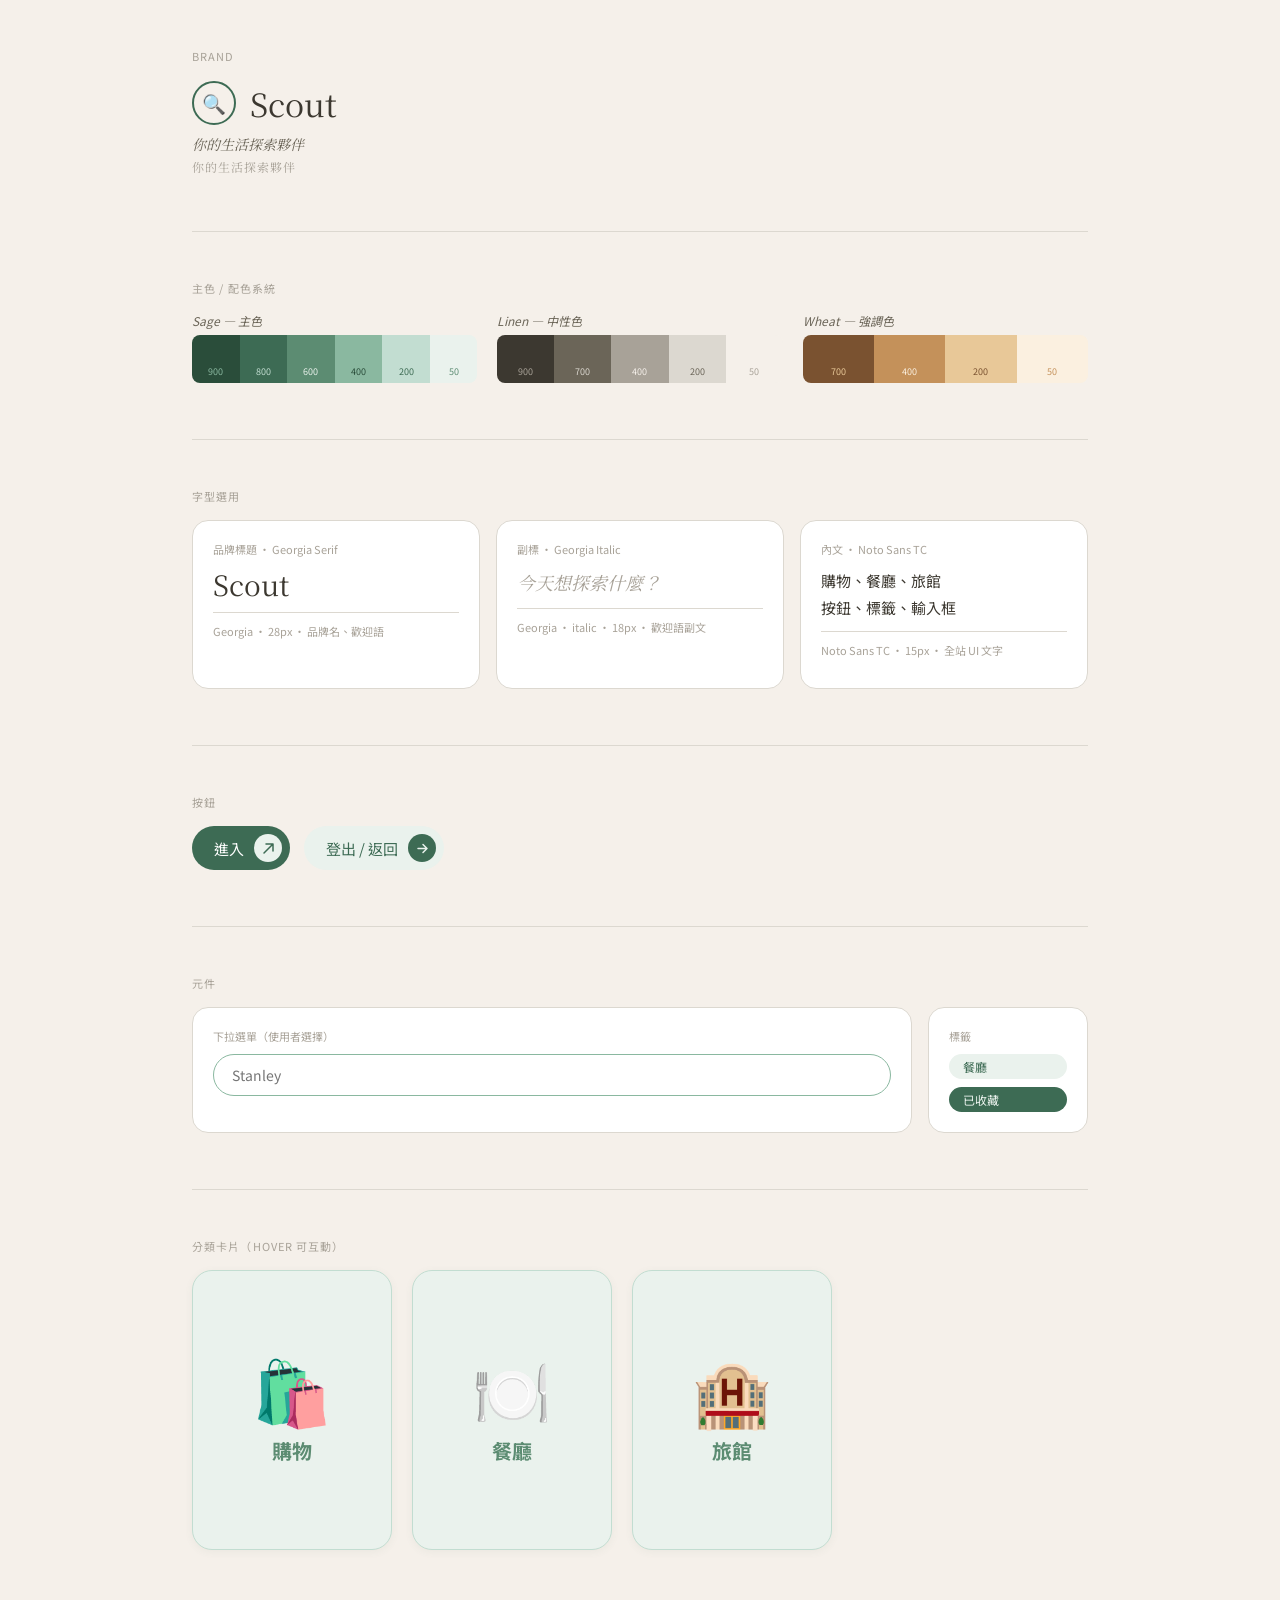
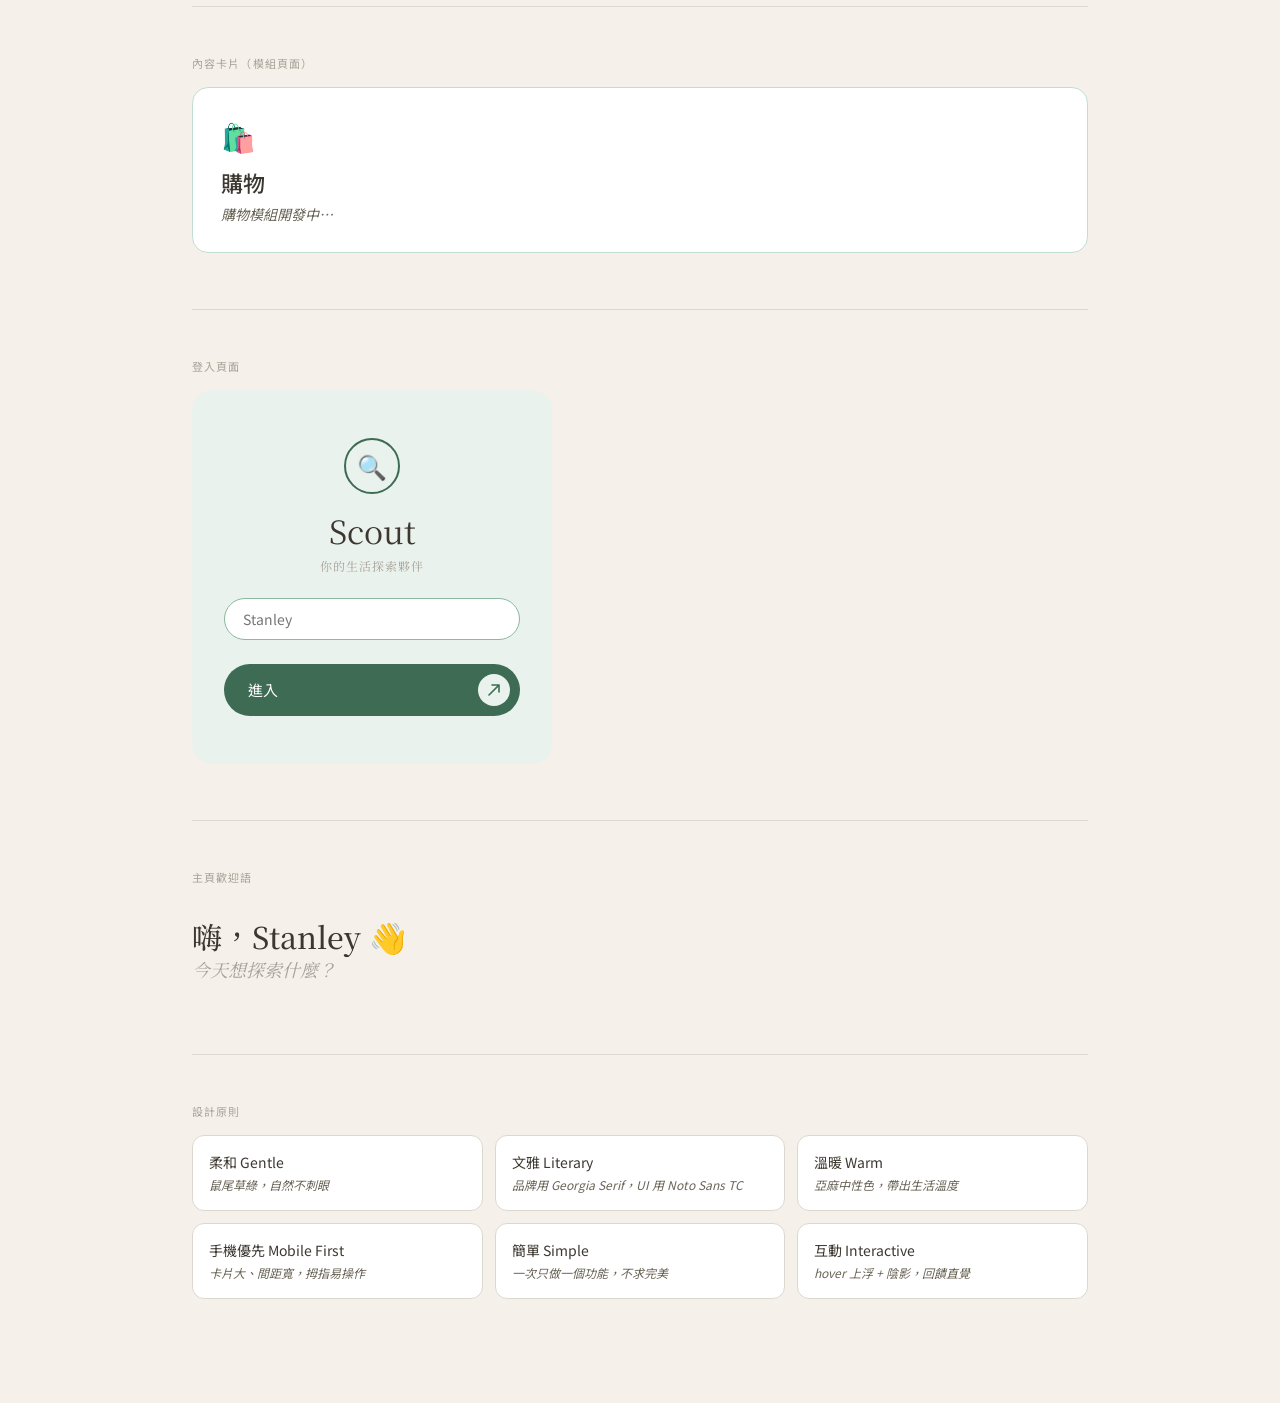
<file: scout_cis.html>
<!DOCTYPE html>
<html lang="zh-TW">
<head>
<meta charset="utf-8">
<meta name="viewport" content="width=device-width, initial-scale=1">
<title>Scout — CIS</title>
<style>
  @import url('https://fonts.googleapis.com/css2?family=Noto+Serif+TC:wght@400;500;600;700&family=Noto+Sans+TC:wght@400;500;700&display=swap');

  *, *::before, *::after { box-sizing: border-box; margin: 0; padding: 0; }

  :root {
    --sage-50:  #EAF2ED;
    --sage-200: #C2DDD1;
    --sage-400: #8AB8A0;
    --sage-600: #5C8C72;
    --sage-800: #3D6B54;
    --sage-900: #2A4D3A;
    --linen-50:  #F5F0EA;
    --linen-200: #DCD8D0;
    --linen-400: #A8A298;
    --linen-700: #6B6558;
    --linen-900: #3C3830;
    --wheat-50:  #FBF0E0;
    --wheat-200: #E8C898;
    --wheat-400: #C4915A;
    --wheat-700: #7A5230;
    --font-sans: 'Noto Sans TC', sans-serif;
    --font-serif: Georgia, 'Noto Serif TC', serif;
  }

  body {
    background: var(--linen-50);
    font-family: var(--font-sans);
    color: var(--linen-900);
    padding: 3rem 2rem;
    max-width: 960px;
    margin: 0 auto;
  }

  .sec-label {
    font-size: 11px;
    letter-spacing: 0.1em;
    text-transform: uppercase;
    color: var(--linen-400);
    margin-bottom: 1rem;
    font-family: var(--font-sans);
  }
  .section { margin-bottom: 3.5rem; }
  hr { border: none; border-top: 0.5px solid var(--linen-200); margin: 3rem 0; }

  /* ── Brand ── */
  .brand { display: flex; align-items: center; gap: 14px; margin-bottom: 8px; }
  .brand-logo {
    width: 44px; height: 44px; border: 2px solid var(--sage-800); border-radius: 50%;
    display: flex; align-items: center; justify-content: center; font-size: 1.2rem;
    flex-shrink: 0;
  }
  .brand-name { font-size: 32px; color: var(--linen-900); font-family: var(--font-serif); }
  .tagline { font-size: 14px; font-style: italic; color: var(--linen-700); font-family: var(--font-serif); }
  .brand-label { font-size: 12px; letter-spacing: 0.08em; text-transform: uppercase; color: var(--linen-400); margin-top: 4px; font-family: var(--font-serif); }

  /* ── Font ── */
  .font-row { display: flex; gap: 16px; flex-wrap: wrap; }
  .font-card {
    flex: 1; min-width: 200px;
    background: #fff; border: 0.5px solid var(--linen-200);
    border-radius: 16px; padding: 1.25rem;
  }
  .font-meta { font-size: 11px; color: var(--linen-400); margin-bottom: 10px; font-family: var(--font-sans); }
  .font-divider { border: none; border-top: 0.5px solid var(--linen-200); margin: 10px 0; }

  /* ── Colors ── */
  .color-groups { display: flex; gap: 20px; flex-wrap: wrap; }
  .color-group { flex: 1; min-width: 160px; }
  .color-group-name { font-size: 12px; font-style: italic; color: var(--linen-700); margin-bottom: 6px; }
  .swatches { display: flex; border-radius: 8px; overflow: hidden; }
  .swatch { flex: 1; height: 48px; display: flex; align-items: flex-end; justify-content: center; padding-bottom: 5px; }
  .swatch span { font-size: 9px; font-family: var(--font-sans); }

  /* ── Buttons ── */
  .btn-row { display: flex; gap: 14px; flex-wrap: wrap; align-items: center; }
  .btn {
    display: inline-flex; align-items: center; gap: 10px;
    border-radius: 100px; padding: 8px 8px 8px 22px;
    font-size: 15px; font-family: var(--font-sans);
    cursor: pointer; border: none; transition: background 0.15s;
  }
  .btn-primary { background: var(--sage-800); color: #fff; }
  .btn-primary:hover { background: var(--sage-900); }
  .btn-secondary { background: var(--sage-50); color: var(--sage-800); }
  .btn-secondary:hover { background: var(--sage-200); }
  .icon-circle {
    width: 28px; height: 28px; border-radius: 50%;
    display: flex; align-items: center; justify-content: center; flex-shrink: 0;
  }
  .ic-light { background: var(--sage-50); }
  .ic-dark  { background: var(--sage-800); }

  /* ── Input / Tag ── */
  .comp-row { display: flex; gap: 16px; flex-wrap: wrap; }
  .comp-box {
    background: #fff; border: 0.5px solid var(--linen-200);
    border-radius: 16px; padding: 1.25rem; min-width: 160px;
  }
  .comp-label { font-size: 11px; color: var(--linen-400); margin-bottom: 10px; }
  .input-demo {
    border: 1.5px solid var(--sage-400); border-radius: 100px;
    padding: 10px 18px; font-size: 14px; font-family: var(--font-sans);
    color: var(--linen-900); background: #fff; width: 100%; outline: none;
  }
  .input-demo:focus { border-color: var(--sage-800); box-shadow: 0 0 0 2px rgba(61,107,84,0.12); }
  .tag { display: inline-block; border-radius: 100px; padding: 4px 14px; font-size: 12px; font-family: var(--font-sans); }
  .tag-light { background: var(--sage-50); color: var(--sage-800); }
  .tag-dark  { background: var(--sage-800); color: var(--sage-50); }

  /* ── Category Cards ── */
  .cards { display: flex; gap: 20px; flex-wrap: wrap; }
  .card-wrap {
    flex: 1; min-width: 140px; max-width: 200px;
    background: var(--sage-50);
    border: 1.5px solid var(--sage-200);
    border-radius: 20px;
    display: flex; flex-direction: column;
    align-items: center; justify-content: center;
    gap: 16px; padding: 40px 16px;
    cursor: pointer;
    transition: background 0.25s ease, border-color 0.25s ease,
                transform 0.25s ease, box-shadow 0.25s ease;
    box-shadow: 0 2px 8px rgba(61,107,84,0.06);
    height: 280px;
  }
  .card-wrap:hover {
    background: var(--sage-800);
    border-color: var(--sage-800);
    transform: translateY(-6px);
    box-shadow: 0 16px 36px rgba(61,107,84,0.22);
  }
  .card-wrap:active { transform: translateY(-2px) scale(0.98); }
  .card-icon { font-size: 64px; line-height: 1; transition: transform 0.25s ease; }
  .card-lbl {
    font-size: 20px; font-weight: 700;
    font-family: var(--font-sans);
    color: var(--sage-600);
    transition: color 0.2s;
  }
  .card-wrap:hover .card-lbl { color: var(--sage-50); }

  /* ── Content Card ── */
  .content-card {
    background: #fff; border: 0.5px solid var(--sage-200);
    border-radius: 16px; padding: 28px;
  }
  .content-card-emoji { font-size: 28px; margin-bottom: 0.6rem; }
  .content-card-title { font-size: 22px; font-weight: 500; color: var(--linen-900); margin-bottom: 0.4rem; font-family: var(--font-sans); }
  .content-card-note { font-size: 14px; font-style: italic; color: var(--linen-700); font-family: var(--font-sans); }

  /* ── Login Preview ── */
  .login-preview {
    background: var(--sage-50); border-radius: 20px;
    padding: 3rem 2rem; display: flex; flex-direction: column;
    align-items: center; gap: 1.5rem; max-width: 360px;
  }
  .login-header { text-align: center; }
  .login-logo {
    display: inline-flex; align-items: center; justify-content: center;
    width: 56px; height: 56px; border: 2px solid var(--sage-800); border-radius: 50%;
    font-size: 1.5rem; margin-bottom: 0.8rem;
  }
  .login-title { font-size: 32px; font-family: var(--font-serif); color: var(--linen-900); }
  .login-label { font-size: 12px; letter-spacing: 0.08em; text-transform: uppercase; color: var(--linen-400); margin-top: 4px; font-family: var(--font-serif); }

  /* ── Greeting ── */
  .greeting { font-size: 30px; font-weight: 500; color: var(--linen-900); line-height: 1.3; font-family: var(--font-serif); }
  .greeting-sub { font-size: 18px; color: var(--linen-400); font-style: italic; font-family: var(--font-serif); }

  /* ── Principles ── */
  .principles { display: grid; grid-template-columns: repeat(3, minmax(0,1fr)); gap: 12px; }
  .principle { background: #fff; border: 0.5px solid var(--linen-200); border-radius: 12px; padding: 1rem; }
  .principle-name { font-size: 14px; color: var(--linen-900); margin-bottom: 4px; font-family: var(--font-sans); }
  .principle-desc { font-size: 12px; font-style: italic; color: var(--linen-700); line-height: 1.5; font-family: var(--font-sans); }
</style>
</head>
<body>

  <!-- Brand -->
  <div class="section">
    <p class="sec-label">Brand</p>
    <div class="brand">
      <div class="brand-logo">🔍</div>
      <span class="brand-name">Scout</span>
    </div>
    <p class="tagline">你的生活探索夥伴</p>
    <p class="brand-label">你的生活探索夥伴</p>
  </div>

  <hr>

  <!-- Colors -->
  <div class="section">
    <p class="sec-label">主色 / 配色系統</p>
    <div class="color-groups">
      <div class="color-group">
        <p class="color-group-name">Sage — 主色</p>
        <div class="swatches">
          <div class="swatch" style="background:#2A4D3A"><span style="color:#8AB8A0">900</span></div>
          <div class="swatch" style="background:#3D6B54"><span style="color:#C2DDD1">800</span></div>
          <div class="swatch" style="background:#5C8C72"><span style="color:#EAF2ED">600</span></div>
          <div class="swatch" style="background:#8AB8A0"><span style="color:#2A4D3A">400</span></div>
          <div class="swatch" style="background:#C2DDD1"><span style="color:#3D6B54">200</span></div>
          <div class="swatch" style="background:#EAF2ED"><span style="color:#5C8C72">50</span></div>
        </div>
      </div>
      <div class="color-group">
        <p class="color-group-name">Linen — 中性色</p>
        <div class="swatches">
          <div class="swatch" style="background:#3C3830"><span style="color:#A8A298">900</span></div>
          <div class="swatch" style="background:#6B6558"><span style="color:#DCD8D0">700</span></div>
          <div class="swatch" style="background:#A8A298"><span style="color:#F5F0EA">400</span></div>
          <div class="swatch" style="background:#DCD8D0"><span style="color:#6B6558">200</span></div>
          <div class="swatch" style="background:#F5F0EA"><span style="color:#A8A298">50</span></div>
        </div>
      </div>
      <div class="color-group">
        <p class="color-group-name">Wheat — 強調色</p>
        <div class="swatches">
          <div class="swatch" style="background:#7A5230"><span style="color:#E8C898">700</span></div>
          <div class="swatch" style="background:#C4915A"><span style="color:#FBF0E0">400</span></div>
          <div class="swatch" style="background:#E8C898"><span style="color:#7A5230">200</span></div>
          <div class="swatch" style="background:#FBF0E0"><span style="color:#C4915A">50</span></div>
        </div>
      </div>
    </div>
  </div>

  <hr>

  <!-- Typography -->
  <div class="section">
    <p class="sec-label">字型選用</p>
    <div class="font-row">
      <div class="font-card">
        <p class="font-meta">品牌標題 · Georgia Serif</p>
        <p style="font-size:28px;color:#3C3830;line-height:1.25;font-family:Georgia,'Noto Serif TC',serif;">Scout</p>
        <hr class="font-divider">
        <p class="font-meta">Georgia · 28px · 品牌名、歡迎語</p>
      </div>
      <div class="font-card">
        <p class="font-meta">副標 · Georgia Italic</p>
        <p style="font-size:18px;font-style:italic;color:#A8A298;line-height:1.7;font-family:Georgia,'Noto Serif TC',serif;">今天想探索什麼？</p>
        <hr class="font-divider">
        <p class="font-meta">Georgia · italic · 18px · 歡迎語副文</p>
      </div>
      <div class="font-card">
        <p class="font-meta">內文 · Noto Sans TC</p>
        <p style="font-size:15px;color:#3C3830;line-height:1.8;font-family:'Noto Sans TC',sans-serif;">購物、餐廳、旅館<br>按鈕、標籤、輸入框</p>
        <hr class="font-divider">
        <p class="font-meta">Noto Sans TC · 15px · 全站 UI 文字</p>
      </div>
    </div>
  </div>

  <hr>

  <!-- Buttons -->
  <div class="section">
    <p class="sec-label">按鈕</p>
    <div class="btn-row">
      <button class="btn btn-primary">
        進入
        <span class="icon-circle ic-light">
          <svg width="13" height="13" viewBox="0 0 13 13" fill="none">
            <path d="M2 11L11 2M11 2H4M11 2V9" stroke="#3D6B54" stroke-width="1.5" stroke-linecap="round" stroke-linejoin="round"/>
          </svg>
        </span>
      </button>
      <button class="btn btn-secondary">
        登出 / 返回
        <span class="icon-circle ic-dark">
          <svg width="13" height="13" viewBox="0 0 13 13" fill="none">
            <path d="M2 6.5H11M11 6.5L7 2.5M11 6.5L7 10.5" stroke="#EAF2ED" stroke-width="1.5" stroke-linecap="round" stroke-linejoin="round"/>
          </svg>
        </span>
      </button>
    </div>
  </div>

  <hr>

  <!-- Input & Tags -->
  <div class="section">
    <p class="sec-label">元件</p>
    <div class="comp-row">
      <div class="comp-box" style="flex:1;min-width:220px">
        <p class="comp-label">下拉選單（使用者選擇）</p>
        <input class="input-demo" placeholder="Stanley">
      </div>
      <div class="comp-box">
        <p class="comp-label">標籤</p>
        <div style="display:flex;flex-direction:column;gap:8px">
          <span class="tag tag-light">餐廳</span>
          <span class="tag tag-dark">已收藏</span>
        </div>
      </div>
    </div>
  </div>

  <hr>

  <!-- Category Cards -->
  <div class="section">
    <p class="sec-label">分類卡片（hover 可互動）</p>
    <div class="cards">
      <div class="card-wrap">
        <div class="card-icon">🛍️</div>
        <span class="card-lbl">購物</span>
      </div>
      <div class="card-wrap">
        <div class="card-icon">🍽️</div>
        <span class="card-lbl">餐廳</span>
      </div>
      <div class="card-wrap">
        <div class="card-icon">🏨</div>
        <span class="card-lbl">旅館</span>
      </div>
    </div>
  </div>

  <hr>

  <!-- Content Card -->
  <div class="section">
    <p class="sec-label">內容卡片（模組頁面）</p>
    <div class="content-card">
      <div class="content-card-emoji">🛍️</div>
      <div class="content-card-title">購物</div>
      <div class="content-card-note">購物模組開發中…</div>
    </div>
  </div>

  <hr>

  <!-- Login Preview -->
  <div class="section">
    <p class="sec-label">登入頁面</p>
    <div class="login-preview">
      <div class="login-header">
        <div class="login-logo">🔍</div>
        <div class="login-title">Scout</div>
        <div class="login-label">你的生活探索夥伴</div>
      </div>
      <input class="input-demo" placeholder="Stanley" style="width:100%">
      <button class="btn btn-primary" style="width:100%;justify-content:space-between;padding:10px 10px 10px 24px;">
        進入
        <span class="icon-circle ic-light" style="width:32px;height:32px;">
          <svg width="14" height="14" viewBox="0 0 14 14" fill="none">
            <path d="M2 12L12 2M12 2H5M12 2V9" stroke="#3D6B54" stroke-width="1.6" stroke-linecap="round" stroke-linejoin="round"/>
          </svg>
        </span>
      </button>
    </div>
  </div>

  <hr>

  <!-- Greeting -->
  <div class="section">
    <p class="sec-label">主頁歡迎語</p>
    <div style="padding:1rem 0;">
      <div class="greeting">嗨，Stanley 👋</div>
      <div class="greeting-sub">今天想探索什麼？</div>
    </div>
  </div>

  <hr>

  <!-- Principles -->
  <div class="section">
    <p class="sec-label">設計原則</p>
    <div class="principles">
      <div class="principle">
        <p class="principle-name">柔和 Gentle</p>
        <p class="principle-desc">鼠尾草綠，自然不刺眼</p>
      </div>
      <div class="principle">
        <p class="principle-name">文雅 Literary</p>
        <p class="principle-desc">品牌用 Georgia Serif，UI 用 Noto Sans TC</p>
      </div>
      <div class="principle">
        <p class="principle-name">溫暖 Warm</p>
        <p class="principle-desc">亞麻中性色，帶出生活溫度</p>
      </div>
      <div class="principle">
        <p class="principle-name">手機優先 Mobile First</p>
        <p class="principle-desc">卡片大、間距寬，拇指易操作</p>
      </div>
      <div class="principle">
        <p class="principle-name">簡單 Simple</p>
        <p class="principle-desc">一次只做一個功能，不求完美</p>
      </div>
      <div class="principle">
        <p class="principle-name">互動 Interactive</p>
        <p class="principle-desc">hover 上浮 + 陰影，回饋直覺</p>
      </div>
    </div>
  </div>

</body>
</html>
</file>
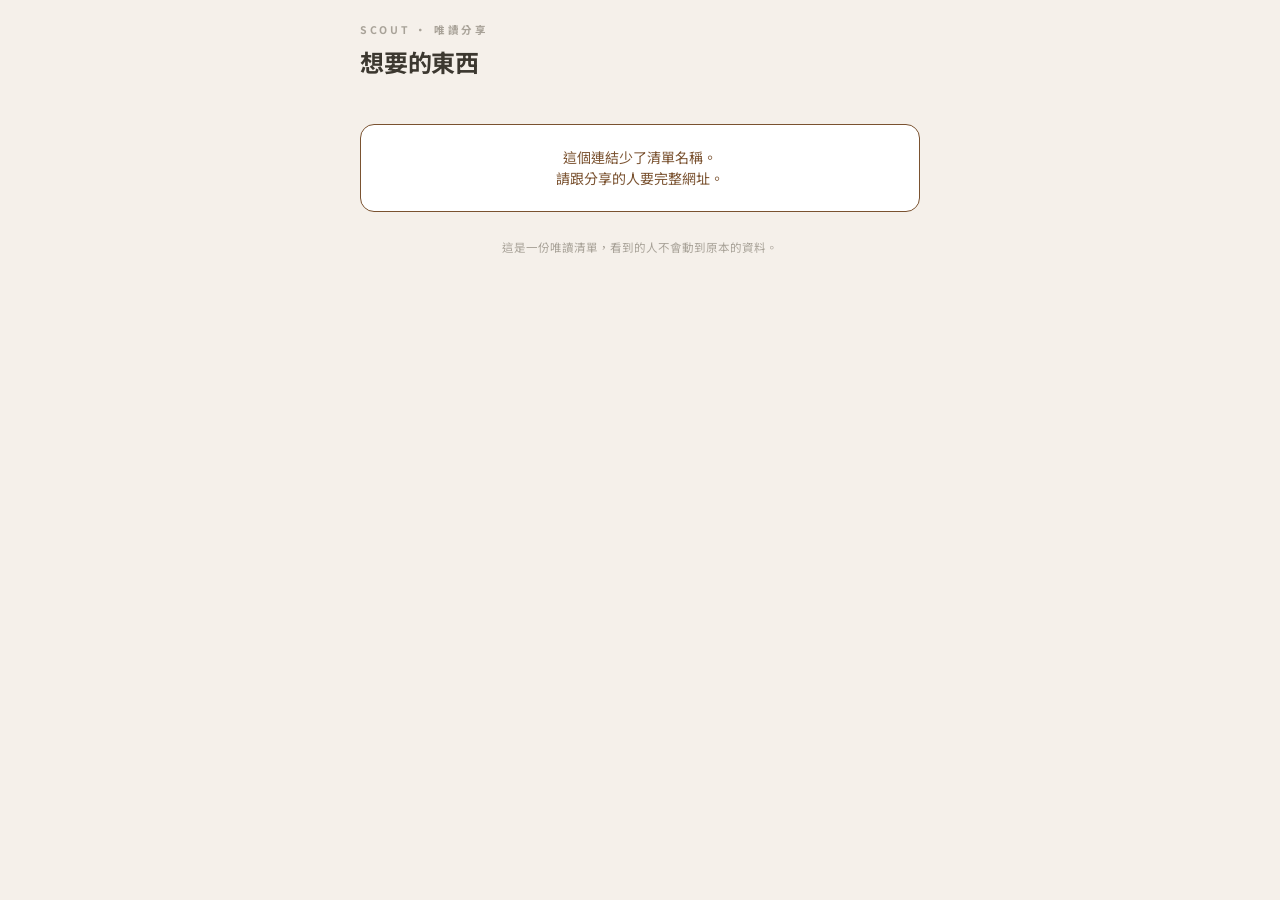
<file: web/share.html>
<!DOCTYPE html>
<html lang="zh-Hant">
<head>
<meta charset="UTF-8">
<meta name="viewport" content="width=device-width, initial-scale=1.0">
<title>想要的東西 — Scout</title>
<meta name="robots" content="noindex, nofollow">
<link rel="preconnect" href="https://fonts.googleapis.com">
<link href="https://fonts.googleapis.com/css2?family=Noto+Sans+TC:wght@400;500;700&display=swap" rel="stylesheet">
<style>
  /* 獨立唯讀頁：刻意不載入 buylist.css。
     那份樣式是為了「可編輯的清單」寫的（勾選框、刪除鈕、輸入框），
     這裡一個互動元件都沒有，共用只會帶進一堆用不到的規則。
     色票沿用 Scout CIS，值與 shell.css 相同。 */
  :root{
    --bg:#F5F0EA; --card:#FFFFFF; --ink:#3C3830; --muted:#6B6558; --faint:#A8A298;
    --line:#DCD8D0; --brand:#3D6B54; --need:#7A5230; --want:#C4915A;
  }
  *{box-sizing:border-box;margin:0;padding:0;}
  body{font-family:'Noto Sans TC',sans-serif;background:var(--bg);color:var(--ink);
       line-height:1.5;-webkit-font-smoothing:antialiased;padding:22px 16px 60px;}
  .wrap{max-width:560px;margin:0 auto;}
  .eyebrow{font-size:10.5px;font-weight:700;letter-spacing:.26em;color:var(--faint);
           text-transform:uppercase;margin-bottom:6px;}
  h1{font-size:24px;font-weight:700;letter-spacing:-.01em;}
  .sub{font-size:13px;color:var(--muted);margin-top:6px;}
  .list{margin-top:22px;display:flex;flex-direction:column;gap:9px;}
  .item{background:var(--card);border:1px solid var(--line);border-radius:14px;padding:13px 16px;}
  .itop{display:flex;align-items:baseline;gap:9px;flex-wrap:wrap;}
  .name{font-size:16px;font-weight:600;word-break:break-word;flex:1;min-width:0;}
  .qty{font-size:13px;font-weight:600;color:var(--muted);}
  .price{font-size:15px;font-weight:700;color:var(--brand);white-space:nowrap;}
  .tags{margin-top:6px;display:flex;gap:6px;flex-wrap:wrap;}
  .tag{font-size:11px;border-radius:999px;padding:2px 9px;background:var(--bg);color:var(--muted);}
  .tag.need{background:#E8C898;color:var(--need);font-weight:600;}
  .tag.want{background:#FBF0E0;color:var(--want);font-weight:600;}
  .note{font-size:12.5px;color:var(--muted);margin-top:7px;word-break:break-word;}
  .link{display:inline-block;font-size:12.5px;margin-top:8px;color:var(--brand);}
  .msg{background:var(--card);border:1px solid var(--line);border-radius:14px;
       padding:22px 18px;text-align:center;color:var(--muted);font-size:14px;margin-top:22px;}
  .msg.err{border-color:var(--need);color:var(--need);}
  .foot{margin-top:26px;font-size:11.5px;color:var(--faint);text-align:center;line-height:1.7;}
</style>
</head>
<body>
<div class="wrap">
  <div class="eyebrow">Scout · 唯讀分享</div>
  <h1 id="title">想要的東西</h1>
  <div class="sub" id="sub">載入中…</div>
  <div class="list" id="list"></div>
  <div class="foot">這是一份唯讀清單，看到的人不會動到原本的資料。</div>
</div>

<script>
(function(){
  "use strict";
  var esc=function(s){return String(s==null?'':s).replace(/[&<>"]/g,function(c){
    return {'&':'&amp;','<':'&lt;','>':'&gt;','"':'&quot;'}[c];});};
  var money=function(n){return 'NT$ '+(Math.round(+n||0)).toLocaleString('en-US');};

  var tag=new URLSearchParams(location.search).get('list')||'';
  var listEl=document.getElementById('list');
  var subEl=document.getElementById('sub');

  function show(html,cls){listEl.innerHTML='<div class="msg'+(cls?' '+cls:'')+'">'+html+'</div>';}

  if(!tag){
    subEl.textContent='';
    show('這個連結少了清單名稱。<br>請跟分享的人要完整網址。','err');
    return;
  }
  document.getElementById('title').textContent=tag;
  document.title=tag+' — Scout';

  fetch('/api/share?tag='+encodeURIComponent(tag))
    .then(function(r){return r.json().then(function(d){return {ok:r.ok,d:d};});})
    .then(function(res){
      if(!res.ok){subEl.textContent='';show(esc(res.d.error||'讀取失敗'),'err');return;}
      var items=res.d.items||[];
      if(!items.length){
        subEl.textContent='';
        show('這份清單目前是空的。');
        return;
      }
      subEl.textContent='共 '+items.length+' 樣';
      listEl.innerHTML=items.map(function(i){
        var urg=i.urgency==='need'?'<span class="tag need">'+esc(i.urgency_label)+'</span>'
               :i.urgency==='want'?'<span class="tag want">'+esc(i.urgency_label)+'</span>'
               :(i.urgency_label?'<span class="tag">'+esc(i.urgency_label)+'</span>':'');
        return '<div class="item">'
          +'<div class="itop"><span class="name">'+esc(i.name)+'</span>'
          +((+i.quantity>1)?'<span class="qty">×'+(+i.quantity)+'</span>':'')
          +(i.price?'<span class="price">'+money(i.price)+'</span>':'')+'</div>'
          +'<div class="tags">'+urg+(i.category?'<span class="tag">'+esc(i.category)+'</span>':'')+'</div>'
          +(i.note?'<div class="note">'+esc(i.note)+'</div>':'')
          +(i.link?'<a class="link" href="'+esc(i.link)+'" target="_blank" rel="noopener noreferrer">🔗 看商品</a>':'')
          +'</div>';
      }).join('');
    })
    .catch(function(e){
      subEl.textContent='';
      show('連不上伺服器：'+esc(e.message)+'<br>這個分享頁需要部署在 Netlify 上才能運作。','err');
    });
})();
</script>
</body>
</html>
</file>
